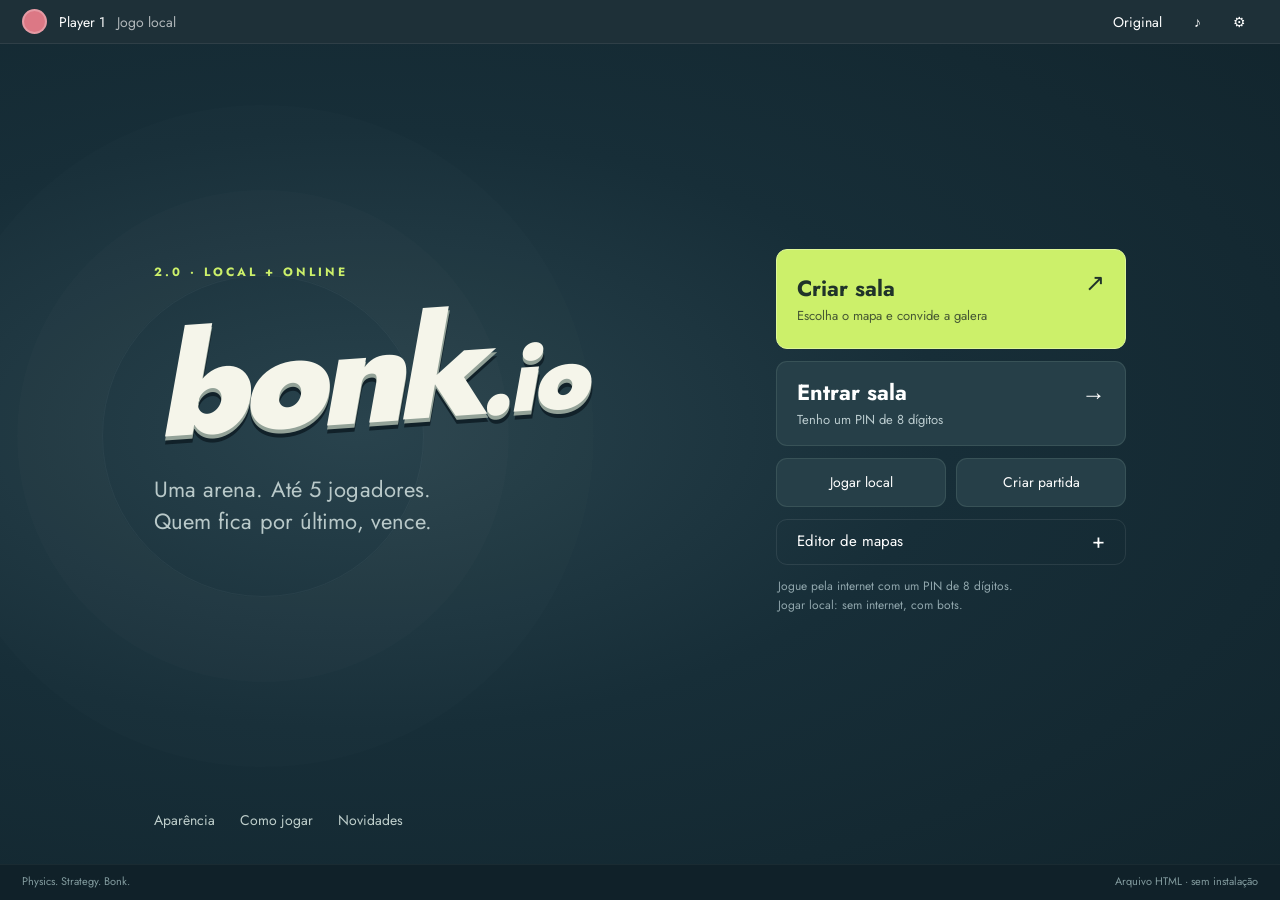
<file: index.html>
<!doctype html>
<html lang="pt-BR"><head><meta charset="utf-8"><meta name="viewport" content="width=device-width,initial-scale=1"><meta name="color-scheme" content="light"><title>bonk.io 2.0 — Local + Online</title><link rel="stylesheet" href="style.css"><link rel="stylesheet" href="editor.css"><link rel="stylesheet" href="lan.css"></head>
<body data-layout="original">
<main id="app">
 <canvas id="arena" tabindex="0" aria-label="Game arena"></canvas>
 <header id="topbar"><span class="avatar-small" id="topAvatar"></span><button class="text-button" id="profileButton">Player 1</button><span id="playLabel" class="muted">Local play</span><div class="top-actions"><button id="layoutButton" title="Change layout">Original</button><button id="soundButton" title="Mute/unmute">♪</button><button id="settingsButton" aria-label="Settings">⚙</button></div></header>
 <section id="menu" class="screen active" aria-label="Main menu">
  <div class="brand"><span class="edition">2.0 · LOCAL + ONLINE</span><h1>bonk<span>.io</span></h1><p>Uma arena. Até 5 jogadores.<br>Quem fica por último, vence.</p></div>
  <div class="main-buttons"><button class="main-play" data-action="lan-host"><strong>Criar sala</strong><small>Escolha o mapa e convide a galera</small><span aria-hidden="true">↗</span></button><button data-action="lan-join"><strong>Entrar sala</strong><small>Tenho um PIN de 8 dígitos</small><span aria-hidden="true">→</span></button><div class="local-buttons"><button data-action="quick">Jogar local</button><button data-action="custom">Criar partida</button></div><button class="editor-entry" data-action="editor">Editor de mapas <span aria-hidden="true">+</span></button><p class="menu-connection">Jogue pela internet com um PIN de 8 dígitos.<br>Jogar local: sem internet, com bots.</p></div>
  <nav class="menu-nav"><button data-action="skins">Aparência</button><button data-action="tutorial">Como jogar</button><button data-action="news">Novidades</button></nav>
  <div class="menu-bottom"><span>Physics. Strategy. Bonk.</span><span>Arquivo HTML · sem instalação</span></div>
 </section>
 <section id="lobby" class="screen" aria-label="Local lobby">
  <div class="window lobby-window"><div class="window-bar"><span>Criar partida local</span><button data-action="menu" aria-label="Close lobby">×</button></div><div class="lobby-grid">
   <div class="lobby-left"><div class="box-heading">Jogadores</div><div id="playerSetup"></div><label class="line-label">Bots <input id="botCount" type="number" min="0" max="6" value="2"></label><label class="line-label">Vitórias <input id="rounds" type="number" min="1" max="20" value="3"></label><button id="addPlayer">+ Segundo jogador</button><button id="startButton" class="primary">Iniciar partida</button></div>
   <div class="lobby-main"><div class="box-heading">Mapa</div><canvas id="mapPreview" width="640" height="350" aria-label="Selected map preview"></canvas><div class="map-meta"><strong id="selectedMapName"></strong><span id="selectedMapAuthor"></span></div><div class="map-actions"><button id="chooseMap">Escolher mapa</button><button id="editSelected">Editar</button></div><label class="line-label">Modo <select id="modeSelect"><option value="classic">Classic</option><option value="arrows">Arrows</option><option value="deatharrows">Death Arrows</option><option value="grapple">Grapple</option><option value="vtol">VTOL</option><option value="football">Football</option></select></label><p id="modeDescription" class="mode-description"></p></div>
   <section id="localPhysics" class="physics-panel" aria-label="Regras da partida local"></section></div><div class="window-foot">Mesmo teclado · funciona offline</div></div>
 </section>
 <section id="lanLobby" class="screen" aria-label="Sala">
  <div class="window lan-window"><div class="window-bar"><div><span class="lan-eyebrow">JOGAR COM A GALERA</span><h1 id="lanTitle">Sua sala</h1></div><button id="lanEnd" aria-label="Sair da sala">Sair <span aria-hidden="true">×</span></button></div><div class="lan-content">
   <div class="lan-main" id="lanDetails">
    <section class="lan-card lan-map-card" aria-label="Configurar partida"><div class="lan-card-heading"><h2>A partida</h2><span>ATÉ 5</span></div><canvas id="lanPreview" width="640" height="300" aria-label="Prévia do mapa da sala"></canvas><label class="lan-map-label" for="lanMap">Mapa e modo</label><select id="lanMap"></select><div class="lan-config"><label>Humanos <input id="lanHumans" type="number" min="1" max="5" value="3"></label><label>Bots <input id="lanBots" type="number" min="0" max="4" value="2"></label><label>Vitórias <input id="lanRounds" type="number" min="1" max="20" value="3"></label></div><p class="lan-caption">As vagas humanas incluem você. Humanos + bots: até 5.</p></section>
    <section class="lan-card" aria-label="Participantes"><div class="lan-card-heading"><h2>Na sala</h2><span id="lanSummary"></span></div><ul id="lanPlayers" class="lan-players"></ul></section>
    <section id="onlinePhysics" class="lan-card physics-panel" aria-label="Regras da partida online"></section>
   </div>
   <aside class="lan-card lan-connect">
    <div id="lanHost"><span class="lan-eyebrow">CONVIDAR UM JOGADOR</span><h2>Só manda o PIN.</h2><p class="lan-caption">Seu amigo abre este mesmo jogo, escolhe entrar e digita os 8 números.</p><label for="lanOffer" class="lan-pin-label">PIN do convite</label><input id="lanOffer" class="lan-pin" readonly placeholder="--------" aria-label="PIN do convite"><div class="lan-invite-actions"><button id="lanInvite" class="primary">Gerar PIN</button><button id="lanCopy" disabled>Copiar</button></div><p class="lan-caption">Um PIN por pessoa. Válido por 5 minutos.</p></div>
    <div id="lanGuest" hidden><span class="lan-eyebrow">ENTRAR COM A GALERA</span><h2>Qual é o PIN?</h2><p class="lan-caption">Peça os 8 números ao dono da sala. A conexão acontece automaticamente.</p><form id="lanJoinForm"><label for="lanOfferInput" class="lan-pin-label">PIN do convite</label><input id="lanOfferInput" class="lan-pin" type="text" inputmode="numeric" pattern="[0-9]{8}" maxlength="8" autocomplete="off" placeholder="00000000" aria-label="PIN de 8 dígitos" required><button id="lanJoin" class="primary" type="submit">Entrar na sala <span aria-hidden="true">→</span></button></form></div>
    <div class="lan-status"><span aria-hidden="true"></span><p id="lanStatus" role="status"></p></div><p class="lan-network-note">Joguem de qualquer rede com internet. O dono mantém a partida aberta.</p>
   </aside>
   <footer class="lan-footer"><p>O dono mantém esta aba aberta e visível.</p><div class="dialog-actions"><button id="lanReturn" hidden>Voltar à partida</button><button id="lanStart" class="primary">Iniciar partida <span aria-hidden="true">→</span></button></div></footer>
  </div></div>
 </section>
 <section id="gameHud" class="screen" aria-label="Match"><div id="scoreboard"></div><div id="roundAnnouncement" aria-live="polite"></div><div class="game-bottom"><div><strong id="gameMapName"></strong><span id="gameMode"></span></div><span id="fps"></span><button id="pauseButton">Pause · Esc</button><button id="leaveButton">Leave</button></div><div id="gameHint"></div></section>
 <section id="editorScreen" class="screen" aria-label="Map editor"><div id="editorContainer"></div></section>
 <section id="modal" class="modal hidden" role="dialog" aria-modal="true" aria-labelledby="modalTitle"><div class="window modal-window"><div class="window-bar"><span id="modalTitle"></span><button id="modalClose" aria-label="Close">×</button></div><div id="modalBody"></div></div></section>
 <div id="toast" role="status"></div>
</main>
<script src="vendor/planck.min.js"></script><script src="maps.js"></script><script src="historical-maps.js"></script><script src="core.js"></script><script src="prediction.js"></script><script src="render.js"></script><script src="options-ui.js"></script><script src="editor.js"></script><script src="online-config.js"></script><script src="pin.js"></script><script src="lan.js"></script><script src="online.js"></script><script src="lan-room.js"></script><script src="app.js"></script>
</body></html>
</file>
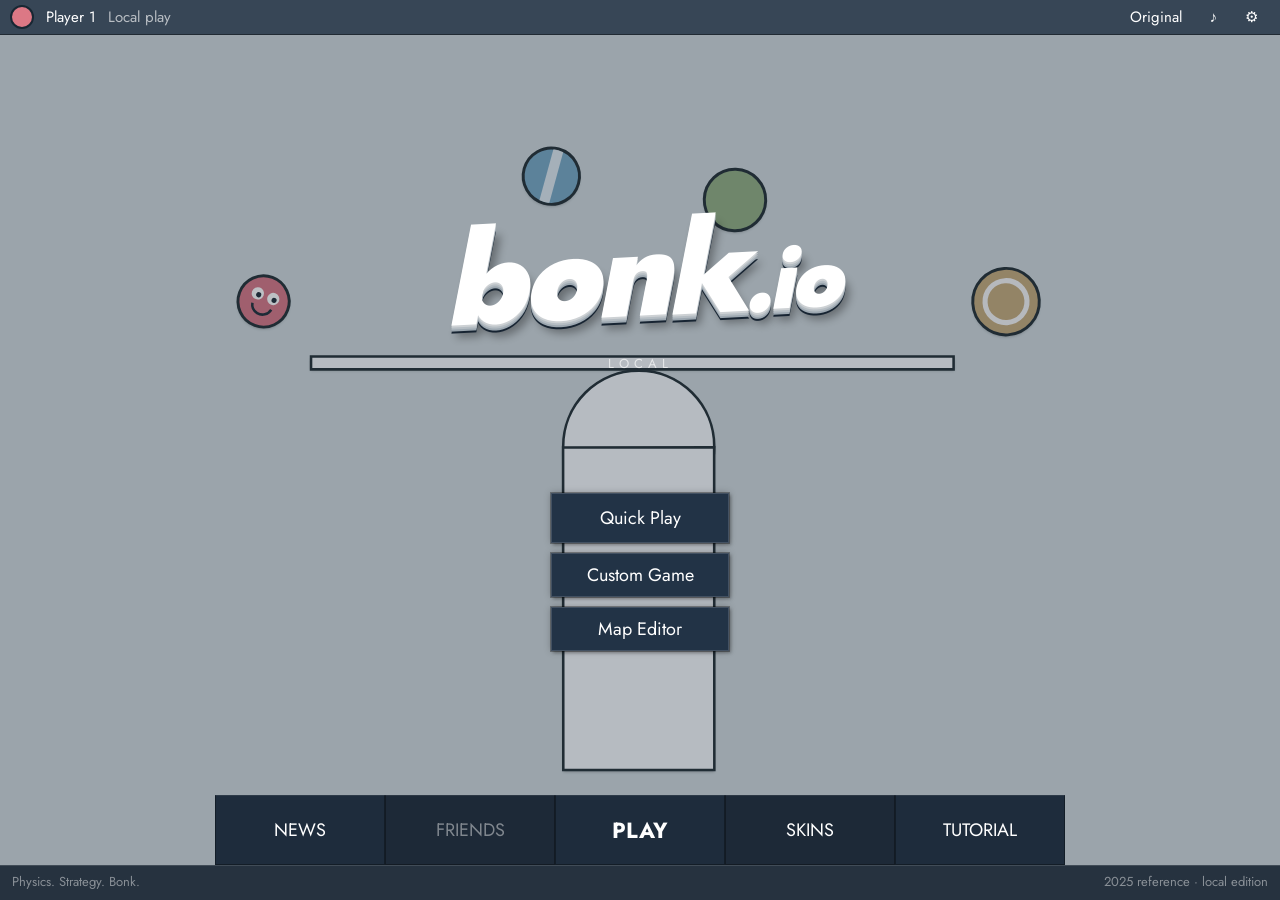
<file: bonk-local/index.html>
<!doctype html>
<html lang="en"><head><meta charset="utf-8"><meta name="viewport" content="width=device-width,initial-scale=1"><meta name="color-scheme" content="light"><title>bonk.io — Local</title><link rel="stylesheet" href="style.css"><link rel="stylesheet" href="editor.css"></head>
<body data-layout="original">
<main id="app">
 <canvas id="arena" aria-label="Game arena"></canvas>
 <header id="topbar"><span class="avatar-small" id="topAvatar"></span><button class="text-button" id="profileButton">Player 1</button><span class="muted">Local play</span><div class="top-actions"><button id="layoutButton" title="Change layout">Original</button><button id="soundButton" title="Mute/unmute">♪</button><button id="settingsButton" aria-label="Settings">⚙</button></div></header>
 <section id="menu" class="screen active" aria-label="Main menu">
  <div class="brand"><h1>bonk<span>.io</span></h1><span class="edition">LOCAL</span></div>
  <div class="main-buttons"><button class="main-play" data-action="quick">Quick Play</button><button data-action="custom">Custom Game</button><button data-action="editor">Map Editor</button></div>
  <nav class="menu-nav"><button data-action="news">NEWS</button><button data-action="friends" class="unavailable">FRIENDS</button><button data-action="quick" class="nav-play">PLAY</button><button data-action="skins">SKINS</button><button data-action="tutorial">TUTORIAL</button></nav>
  <div class="menu-bottom"><span>Physics. Strategy. Bonk.</span><span>2025 reference · local edition</span></div>
 </section>
 <section id="lobby" class="screen" aria-label="Local lobby">
  <div class="window lobby-window"><div class="window-bar"><span>Custom Game</span><button data-action="menu" aria-label="Close lobby">×</button></div><div class="lobby-grid">
   <div class="lobby-left"><div class="box-heading">Playing</div><div id="playerSetup"></div><label class="line-label">Bots <input id="botCount" type="number" min="0" max="6" value="2"></label><label class="line-label">Rounds to win <input id="rounds" type="number" min="1" max="20" value="3"></label><button id="addPlayer">+ Add second player</button><button id="startButton" class="primary">Start</button></div>
   <div class="lobby-main"><div class="box-heading">Map</div><canvas id="mapPreview" width="640" height="350" aria-label="Selected map preview"></canvas><div class="map-meta"><strong id="selectedMapName"></strong><span id="selectedMapAuthor"></span></div><div class="map-actions"><button id="chooseMap">Select map…</button><button id="editSelected">Editor</button></div><label class="line-label">Mode <select id="modeSelect"><option value="classic">Classic</option><option value="arrows">Arrows</option><option value="deatharrows">Death Arrows</option><option value="grapple">Grapple</option><option value="vtol">VTOL</option><option value="football">Football</option></select></label><p id="modeDescription" class="mode-description"></p></div>
  </div><div class="window-foot">Same keyboard · no connection required</div></div>
 </section>
 <section id="gameHud" class="screen" aria-label="Match"><div id="scoreboard"></div><div id="roundAnnouncement" aria-live="polite"></div><div class="game-bottom"><div><strong id="gameMapName"></strong><span id="gameMode"></span></div><span id="fps"></span><button id="pauseButton">Pause · Esc</button><button id="leaveButton">Leave</button></div><div id="gameHint"></div></section>
 <section id="editorScreen" class="screen" aria-label="Map editor"><div id="editorContainer"></div></section>
 <section id="modal" class="modal hidden" role="dialog" aria-modal="true" aria-labelledby="modalTitle"><div class="window modal-window"><div class="window-bar"><span id="modalTitle"></span><button id="modalClose" aria-label="Close">×</button></div><div id="modalBody"></div></div></section>
 <div id="toast" role="status"></div>
</main>
<script src="vendor/planck.min.js"></script><script src="maps.js"></script><script src="historical-maps.js"></script><script src="core.js"></script><script src="render.js"></script><script src="editor.js"></script><script src="app.js"></script>
</body></html>
</file>
<file: style.css>
@font-face{font-family:BonkFont;src:url('assets/jost-400.ttf') format('truetype');font-weight:400;font-display:swap}
@font-face{font-family:BonkFont;src:url('assets/jost-700.ttf') format('truetype');font-weight:700;font-display:swap}
@font-face{font-family:BonkFont;src:url('assets/jost-900.ttf') format('truetype');font-weight:900;font-display:swap}
:root{--navy:#1a2733;--panel:#cfd8dc;--bar:#607d8b;--button:#795548;--white:#f5f6f6;--ink:#263238;--line:#ffffff24}
*{box-sizing:border-box}html,body,#app{margin:0;width:100%;height:100%;overflow:hidden}body{font-family:BonkFont,'Trebuchet MS',Arial,sans-serif;background:var(--navy);color:var(--ink);font-size:17px}button,input,select{font:inherit}button{border:0;cursor:pointer}button:focus-visible,input:focus-visible,select:focus-visible{outline:3px solid #ffc766;outline-offset:2px}button:disabled{cursor:default;opacity:.5}button{color:white;background:#795548;padding:8px 16px;border-top:1px solid #ffffff12;border-bottom:1px solid #00000038;transition:background .12s}button:hover{background:#87685c}button:active{filter:brightness(.88)}input,select{border:1px solid #8d9da4;background:#f4f6f7;color:#263238;padding:6px 9px;min-width:0;border-radius:0}input[type=color]{padding:2px;width:38px;height:35px}input[type=checkbox]{accent-color:#009688}input[type=range]{padding:0;accent-color:#009688}input[type=number]{width:70px}.muted{opacity:.65}.text-button{padding:0;background:transparent!important;border:0}#app{position:relative}#arena{position:absolute;inset:0;width:100%;height:100%;display:block}#topbar{position:absolute;top:0;left:0;right:0;height:35px;color:white;background:#273749db;display:flex;align-items:center;gap:12px;padding:0 10px;border-bottom:1px solid #00000068;z-index:4;font-size:15px}.avatar-small{display:inline-block;border:2px solid #182733;border-radius:50%;width:24px;height:24px;background:#de7a88}.top-actions{margin-left:auto;height:35px;display:flex;align-items:center;gap:2px}.top-actions button{height:33px;min-width:35px;padding:3px 12px;background:transparent;border:0}.top-actions button:hover{background:#2d435a}.screen{position:absolute;inset:35px 0 0;display:none}.screen.active{display:block}.brand{position:absolute;top:20%;left:50%;transform:translateX(-50%);text-align:center;white-space:nowrap;pointer-events:none}.brand h1{font-size:clamp(70px,10vw,148px);line-height:1;margin:0;font-weight:900;letter-spacing:-6px;font-style:italic;color:#fff;text-shadow:0 2px #cdd1d4,0 4px #b5bdc3,0 6px #9ca7b0,0 8px #172432,4px 12px 8px #0005;transform:rotate(-3deg)}.brand h1 span{font-size:.68em;letter-spacing:-4px}.edition{display:inline-block;margin-top:18px;letter-spacing:5px;font-size:13px;color:#ffffffa6}.main-buttons{position:absolute;left:50%;top:53%;transform:translateX(-50%);display:flex;flex-direction:column;width:178px;gap:10px}.main-buttons button{min-height:42px;font-size:18px;box-shadow:2px 2px 3px #0004,0 0 7px #0004;background:#223346;border:1px solid #ffffff26;outline:1px solid #0000004f}.main-buttons .main-play{min-height:50px}.main-buttons button:hover{background:#2d435a}.menu-nav{position:absolute;bottom:35px;left:50%;transform:translateX(-50%);display:flex;justify-content:center;width:min(850px,90%)}.menu-nav button{background:#1e2c3c;padding:18px 15px;font-size:18px;width:20%;min-height:61px;border:1px solid #0005;border-top-color:#ffffff12}.menu-nav button:nth-child(even){background:#1d2937}.menu-nav button:hover{background:#2d435a}.menu-nav .nav-play{font-size:22px;font-weight:700}.menu-nav .unavailable{color:#ffffff70}.menu-bottom{position:absolute;bottom:0;left:0;right:0;height:35px;background:#1d2937eb;border-top:1px solid #ffffff20;padding:6px 12px;color:#ffffff74;display:flex;justify-content:space-between;font-size:13px}.window{background:var(--panel);box-shadow:3px 4px 8px #0005;border:1px solid #18283477}.window-bar{min-height:35px;background:var(--bar);color:#fff;display:flex;align-items:center;justify-content:space-between;padding:0 12px;font-size:20px}.window-bar button{background:transparent;font-size:26px;border:0;padding:0 4px;height:34px;line-height:30px}.window-bar button:hover{background:#ffffff17}.window-foot{padding:8px 14px;background:#bcc9cf;font-size:14px;color:#536974}.lobby-window{position:absolute;left:50%;top:50%;transform:translate(-50%,-50%);width:min(900px,94%);max-height:94%;overflow:auto}.lobby-grid{display:grid;grid-template-columns:270px 1fr;gap:14px;padding:14px}.box-heading{background:#607d8b;color:#fff;padding:5px 10px;font-size:18px;margin-bottom:8px}.player-card{background:#bac7cd;padding:10px;display:grid;grid-template-columns:38px 1fr;gap:6px 8px;margin-bottom:8px;position:relative}.player-card canvas{grid-row:1/3;width:38px;height:38px}.player-card input{width:100%;height:31px;font-size:16px}.player-card .player-controls{grid-column:2;font-size:12px;color:#506470}.player-card .remove-player{position:absolute;right:2px;top:-4px;background:transparent;color:#526670;padding:0;font-size:20px}.player-card .skin-select{grid-column:2;font-size:14px;height:31px}.line-label{display:flex;justify-content:space-between;align-items:center;gap:8px;margin:10px 0}.line-label select{min-width:145px;max-width:60%}.primary{background:#009688}.primary:hover{background:#0b9f93}#addPlayer,#startButton{width:100%;margin-top:9px}#startButton{font-size:21px;min-height:45px}#mapPreview{display:block;width:100%;height:265px;background:#cfd8dc;border:1px solid #96a6ae}.map-meta{display:flex;justify-content:space-between;gap:10px;padding:5px 1px;font-size:14px}.map-meta strong{font-size:17px}.map-meta span{color:#57707c}.map-actions{display:flex;gap:8px;margin:5px 0}.map-actions button:first-child{flex:1}.mode-description{font-size:15px;color:#48616d;margin:8px 0;min-height:42px}.modal{position:absolute;inset:0;background:#0008;display:flex;align-items:center;justify-content:center;z-index:10;padding:15px}.modal.hidden{display:none}.modal-window{width:min(680px,96vw);max-height:95%;display:flex;flex-direction:column}#modalBody{overflow:auto;padding:16px}.quick-grid{display:grid;grid-template-columns:repeat(3,1fr);gap:12px}.mode-card{padding:0;background:#bcc9ce;color:#263238;text-align:left;border:1px solid #93a4ac}.mode-card:hover{background:#adbec7}.mode-card canvas{display:block;width:100%;height:125px}.mode-card strong{display:block;font-size:20px;padding:8px}.mode-card small{display:block;padding:0 8px 10px;line-height:1.3;font-size:13px}.dialog-actions{display:flex;gap:10px;justify-content:flex-end;margin-top:18px}.settings-row{padding:10px 0;border-bottom:1px solid #afbec5;display:flex;align-items:center;justify-content:space-between;gap:12px}.settings-row label{flex:1}.settings-row select{max-width:50%}.control-table{border-collapse:collapse;width:100%;font-size:15px;margin-top:14px}.control-table td,.control-table th{text-align:left;padding:5px 6px;border-bottom:1px solid #aabac1}.key-button{padding:4px 10px;font-size:14px;min-width:70px}.key-button.waiting{background:#009688}.notice{background:#bdc9cf;padding:10px;font-size:14px;line-height:1.45;color:#415b67}.tutorial-grid{display:grid;grid-template-columns:100px 1fr;gap:12px;margin:12px 0;align-items:center}.keycap{background:#eff4f6;border:1px solid #8c9ea7;border-bottom-width:3px;padding:3px 8px;border-radius:3px;font-size:16px;white-space:nowrap}.map-search{display:flex;gap:8px;margin-bottom:12px}.map-search input{flex:1}.map-list{display:grid;grid-template-columns:repeat(3,1fr);gap:10px;max-height:440px;overflow:auto}.map-tile{background:#b9c7ce;color:#263238;padding:0;text-align:left;min-height:135px}.map-tile canvas{width:100%;height:94px;display:block}.map-tile strong{display:block;padding:5px 7px;font-size:15px;overflow:hidden;text-overflow:ellipsis;white-space:nowrap}.map-tile small{display:block;padding:0 7px 7px;font-size:12px;color:#4f6874}.map-tile.selected{outline:3px solid #009688;outline-offset:-3px}#scoreboard{position:absolute;top:6px;left:50%;transform:translateX(-50%);display:flex;gap:4px;justify-content:center;max-width:98%;flex-wrap:wrap;pointer-events:none}.score-chip{display:flex;gap:8px;align-items:center;background:#e5edf0d9;padding:4px 10px;border-bottom:3px solid var(--player-color);font-size:14px;min-height:29px}.score-chip.out{opacity:.45}.score-chip b{font-size:18px}.score-chip .dot{background:var(--player-color);height:12px;width:12px;border-radius:50%;border:1px solid #263238}#roundAnnouncement{position:absolute;left:50%;top:45%;transform:translate(-50%,-50%);font-size:clamp(38px,6vw,72px);font-weight:700;color:#fff;text-shadow:2px 3px 2px #263238,0 0 10px #0007;text-align:center;pointer-events:none;white-space:pre-line;width:90%}.game-bottom{position:absolute;left:0;right:0;bottom:0;background:#e7edf0df;display:flex;align-items:center;gap:10px;padding:6px 10px;min-height:43px;font-size:15px}.game-bottom>div{flex:1}.game-bottom span#gameMode{display:inline-block;margin-left:12px;color:#61727c}.game-bottom button{font-size:14px;padding:5px 10px}#gameHint{position:absolute;bottom:54px;left:12px;right:12px;text-align:center;color:#314955;font-size:13px;pointer-events:none}#fps{font-size:12px;color:#60737d}#toast{position:absolute;bottom:62px;left:50%;transform:translateX(-50%);max-width:90%;background:#1a2733ed;color:#fff;padding:10px 18px;z-index:20;opacity:0;pointer-events:none;font-size:15px;transition:opacity .15s}#toast.visible{opacity:1}#gameHud{pointer-events:none}#gameHud button{pointer-events:auto}
body[data-layout=adapted] .brand{top:10%}body[data-layout=adapted] .brand h1{font-size:clamp(64px,8vw,110px)}body[data-layout=adapted] .main-buttons{top:41%;width:min(340px,70%);gap:12px}body[data-layout=adapted] .main-buttons button{min-height:48px}body[data-layout=adapted] .menu-nav{width:min(620px,94%);bottom:45px}body[data-layout=adapted] .lobby-window{width:min(1050px,96%)}body[data-layout=adapted] .lobby-grid{grid-template-columns:300px 1fr}body[data-layout=adapted] #mapPreview{height:310px}
@media(max-width:700px){body{font-size:15px}.brand{top:17%}.brand h1{font-size:88px}.main-buttons{top:45%;width:190px}.menu-nav{width:100%;bottom:34px}.menu-nav button{padding:15px 5px;font-size:12px;min-height:49px}.menu-nav .nav-play{font-size:18px}.menu-bottom{font-size:10px;padding:8px}.lobby-window{width:96%;max-height:96%}.lobby-grid,body[data-layout=adapted] .lobby-grid{grid-template-columns:1fr;padding:9px;gap:10px}.lobby-left{display:grid;grid-template-columns:1fr 1fr;gap:6px 10px}.lobby-left>.box-heading,.lobby-left>#playerSetup,.lobby-left>#startButton{grid-column:1/-1}.lobby-left .line-label{margin:2px 0}.lobby-left #addPlayer{grid-column:1/-1;margin:0}.lobby-main>.box-heading{display:none}#mapPreview,body[data-layout=adapted] #mapPreview{height:160px}.mode-description{min-height:0}.quick-grid{grid-template-columns:repeat(2,1fr)}.map-list{grid-template-columns:repeat(2,1fr)}.game-bottom{font-size:12px;gap:5px}.game-bottom span#gameMode{display:none}.game-bottom button{padding:5px;font-size:11px}.score-chip{font-size:11px;padding:2px 5px}.score-chip b{font-size:14px}.top-actions button{padding:3px 8px}.menu-bottom span:first-child{display:none}.tutorial-grid{grid-template-columns:85px 1fr}.control-table{font-size:12px}.key-button{min-width:50px;padding:3px 5px}}
@media(max-height:540px) and (min-width:701px){.brand{top:8%}.brand h1{font-size:82px}.main-buttons{top:39%;gap:5px}.main-buttons button{min-height:30px;height:30px}.main-buttons .main-play{min-height:35px}.menu-nav button{min-height:45px;padding:10px}#mapPreview,body[data-layout=adapted] #mapPreview{height:175px}.lobby-grid{padding:9px}.player-card{padding:6px}.line-label{margin:5px 0}}
@media(prefers-reduced-motion:reduce){*{transition:none!important}}
/* Keep the menu reachable when browser zoom leaves very little vertical space. */
@media(max-height:420px){#menu.active{display:flex;flex-direction:column;align-items:center;gap:16px;overflow:auto;padding:18px 8px}.brand,body[data-layout=adapted] .brand{position:static;transform:none}.brand h1,body[data-layout=adapted] .brand h1{font-size:64px}.main-buttons,body[data-layout=adapted] .main-buttons{position:static;transform:none;flex-shrink:0;width:190px}.menu-nav,body[data-layout=adapted] .menu-nav{position:static;transform:none;flex-shrink:0;width:100%}.menu-bottom{position:static;flex-shrink:0;width:100%}}
button:focus,input:focus,select:focus{outline:3px solid #ffc766;outline-offset:2px}
</file>
<file: editor.css>
.bonk-editor { box-sizing: border-box; width: 100%; height: 100%; min-height: 0; display: flex; flex-direction: column; color: #eee; background: #292929; font: 14px Roboto, Arial, sans-serif; }
.bonk-editor[hidden] { display: none !important; }
.bonk-editor *, .bonk-editor *::before, .bonk-editor *::after { box-sizing: border-box; }
.bonk-editor button, .bonk-editor input, .bonk-editor select, .bonk-editor textarea { font: inherit; }
.bonk-editor button { min-height: 29px; padding: 5px 10px; color: #eee; background: #555; border: 1px solid #242424; border-radius: 2px; cursor: pointer; white-space: nowrap; box-shadow: inset 0 1px 0 #ffffff18; }
.bonk-editor button:hover { background: #666; }
.bonk-editor button:active, .bonk-editor button.active { color: #252525; background: #eee; }
.bonk-editor button:disabled { color: #929292; background: #3b3b3b; cursor: default; }
.bonk-editor button:focus, .bonk-editor input:focus, .bonk-editor select:focus, .bonk-editor textarea:focus, .bonk-editor canvas:focus { outline: 2px solid #e9cd4c; outline-offset: 2px; }
.editor-header { display: flex; align-items: center; flex-wrap: wrap; justify-content: space-between; gap: 8px 16px; padding: 10px 12px; background: #373737; border-bottom: 1px solid #161616; flex: 0 0 auto; }
.editor-header strong { letter-spacing: .4px; font-size: 17px; }
.editor-map-name { display: inline-block; color: #bbb; font-size: 13px; font-weight: 400; margin-left: 9px; max-width: 190px; vertical-align: middle; overflow: hidden; text-overflow: ellipsis; white-space: nowrap; }
.editor-header-actions { display: flex; flex-wrap: wrap; align-items: center; gap: 5px; }
.bonk-editor .editor-test { background: #8b9b54; color: #fff; }
.bonk-editor .editor-test:hover { background: #9bad61; }
.editor-header select { width: 165px; min-width: 0; min-height: 29px; padding: 3px 5px; color: #eee; background: #4c4c4c; border: 1px solid #222; }
.editor-toolbar { display: flex; flex-wrap: wrap; align-items: center; gap: 4px; padding: 7px 9px; border-bottom: 1px solid #1a1a1a; background: #454545; flex: 0 0 auto; }
.editor-toolbar button { font-size: 12px; padding: 4px 8px; }
.editor-toolbar-end { display: flex; align-items: center; gap: 4px; margin-left: auto; }
.editor-toolbar-end label { white-space: nowrap; padding: 0 5px; font-size: 12px; }
.editor-toolbar-end input { accent-color: #b9cb77; vertical-align: middle; }
.editor-main { display: grid; grid-template-columns: minmax(0, 1fr) 244px; flex: 1 1 0; min-height: 0; overflow: hidden; }
.editor-stage { min-width: 0; min-height: 0; display: flex; align-items: center; justify-content: center; overflow: hidden; background: #242424; background-image: linear-gradient(45deg, #272727 25%, transparent 25%), linear-gradient(-45deg, #272727 25%, transparent 25%), linear-gradient(45deg, transparent 75%, #272727 75%), linear-gradient(-45deg, transparent 75%, #272727 75%); background-size: 16px 16px; background-position: 0 0, 0 8px, 8px -8px, -8px 0; }
.editor-stage canvas { flex: 0 0 auto; display: block; border: 1px solid #101010; touch-action: none; }
.editor-inspector { overflow: auto; min-height: 0; border-left: 1px solid #161616; background: #3a3a3a; overscroll-behavior: contain; }
.editor-section { margin: 0; padding: 9px 10px; border-bottom: 1px solid #242424; }
.editor-section summary { cursor: pointer; font-weight: 700; padding-bottom: 7px; }
.editor-section:not([open]) summary { padding-bottom: 0; }
.editor-section h3 { font-size: 14px; margin: 0 0 10px; font-weight: 700; }
.editor-fields { display: grid; grid-template-columns: 1fr 1fr; gap: 7px 8px; }
.editor-field { display: flex; flex-direction: column; min-width: 0; gap: 3px; color: #ddd; font-size: 12px; }
.editor-wide-field { grid-column: 1 / -1; }
.editor-field input[type=text], .editor-field textarea, .editor-field select { width: 100%; }
.editor-field input, .editor-field select, .editor-field textarea { min-width: 0; min-height: 27px; max-width: 100%; padding: 3px 5px; color: #202020; background: #dedede; border: 1px solid #202020; border-radius: 1px; }
.editor-field input[type=color] { width: 100%; padding: 2px; }
.editor-field textarea { resize: vertical; font: 11px Consolas, monospace; }
.editor-check { flex-direction: row; align-items: center; justify-content: space-between; min-height: 30px; }
.editor-check input { min-height: 0; width: 16px; height: 16px; accent-color: #b5c376; }
.editor-object-actions { display: flex; gap: 6px; margin-top: 11px; }
.editor-object-actions button { flex: 1; font-size: 12px; }
.editor-empty, .editor-counts { color: #c4c4c4; font-size: 12px; line-height: 1.5; }
.editor-status { flex: 0 0 auto; min-height: 33px; padding: 8px 12px; color: #d4d4d4; font-size: 12px; line-height: 1.4; border-top: 1px solid #111; background: #343434; }
.editor-status.editor-error { color: #ffabab; }
.editor-file { display: none; }
@media (max-width: 900px) { .editor-map-name { max-width: 130px; } .editor-header { padding: 8px; } .editor-header-actions { gap: 4px; } .editor-main { grid-template-columns: minmax(0, 1fr) 220px; } .editor-toolbar-end { margin-left: 0; } }
@media (max-width: 650px) { .bonk-editor { height: 100%; overflow: auto; } .editor-header strong { width: 100%; } .editor-header-actions { width: 100%; } .editor-header select { flex: 1; width: 120px; } .editor-main { display: flex; flex-direction: column; overflow: visible; min-height: 510px; flex: 1 0 auto; } .editor-stage { height: 290px; min-height: 290px; flex: 1 0 290px; } .editor-inspector { max-height: 270px; min-height: 220px; flex: 0 0 220px; border-left: 0; border-top: 1px solid #151515; } .editor-fields { grid-template-columns: repeat(2, minmax(0, 1fr)); } .editor-status { position: sticky; bottom: 0; } }
@media (max-height: 560px) and (min-width: 651px) { .bonk-editor { min-height: 380px; overflow: auto; } .editor-main { min-height: 235px; } .editor-header { padding: 5px 8px; } .editor-toolbar { padding: 5px; } }
</file>
<file: lan.css>
:root{--panel:#edf0e9;--bar:#263a43;--button:#30464c;--ink:#22373d;--accent:#ccf06a}
button{border-radius:8px;background:#30464c;border:1px solid #ffffff16;min-height:38px}button:hover{background:#3c575e}button:disabled{opacity:.45;cursor:default}
input,select{border-radius:7px;background:#fff;border-color:#c6d0cc;min-height:40px}
button:focus-visible,input:focus-visible,select:focus-visible{outline:3px solid #c2de63;outline-offset:3px}
.primary{background:#ccf06a;color:#213530;font-weight:700;border-color:#b5d65a}.primary:hover{background:#dcfc8a}
.window{border-radius:15px;overflow:hidden;border-color:#ffffff26;box-shadow:0 20px 60px #07111659}.window-bar{min-height:48px;padding:6px 18px}.window-bar button{border-radius:6px;font-size:20px}
.window-foot{background:#dfe6dc}.box-heading{background:#30464c;border-radius:7px}.player-card,.mode-card,.map-tile{border-radius:8px;background:#dce4db}.notice{border-radius:8px;background:#dfe7dc}
.lobby-window{overflow:auto}
#topbar{height:44px;padding:0 22px;background:#14272feb;border-bottom:1px solid #ffffff13;font-size:14px}.top-actions{height:44px;gap:6px}.top-actions button{height:32px;min-height:32px;border-radius:6px;font-size:14px}.avatar-small{width:25px;height:25px;border:2px solid #ffffff40}.screen{inset:44px 0 0}
#menu{background:radial-gradient(ellipse at 28% 45%,#29434d 0%,#172e38 45%,#11242c 100%);color:#f5f5ea}
#menu::before{content:'';position:absolute;width:320px;height:320px;border:1px solid #ffffff0b;border-radius:50%;left:8%;top:27%;box-shadow:0 0 0 85px #ffffff03,0 0 0 170px #ffffff02;pointer-events:none}
.brand,body[data-layout=adapted] .brand{position:absolute;top:25%;left:12%;transform:none;text-align:left;white-space:normal}
.brand .edition{margin:0 0 22px;color:#ccf06a;letter-spacing:3px;font-size:12px;font-weight:700}
.brand h1,body[data-layout=adapted] .brand h1{font-size:clamp(90px,11vw,155px);letter-spacing:-8px;color:#f5f5ea;text-shadow:0 4px #93a298,0 8px #112129;transform:rotate(-4deg);margin:0 0 30px}
.brand h1 span{font-size:.67em}.brand p{font-size:22px;line-height:1.45;color:#b9c9c9;margin:0;letter-spacing:.1px}
.main-buttons,body[data-layout=adapted] .main-buttons{left:auto;right:12%;top:24%;transform:none;width:min(350px,37%);gap:12px}
.main-buttons button,body[data-layout=adapted] .main-buttons button{outline:none;box-shadow:none;border:1px solid #64817c4a;background:#263f48;min-height:55px;font-size:16px;text-align:left;border-radius:11px;padding:16px 20px;position:relative;line-height:1.3}
.main-buttons button:hover{background:#324e58}.main-buttons button strong{font-size:22px;font-weight:700;display:block}.main-buttons button small{display:block;font-size:13px;font-weight:400;color:#bacbce;margin-top:5px}
.main-buttons button:focus-visible{outline:3px solid #ccf06a;outline-offset:4px}
.main-buttons button>span{position:absolute;right:20px;top:17px;font-size:24px}
.main-buttons .main-play,body[data-layout=adapted] .main-buttons .main-play{background:#ccf06a;color:#20332a;border-color:#def699;min-height:100px}.main-buttons .main-play:hover{background:#defa90}.main-buttons .main-play small{color:#465833}
.local-buttons{display:grid;grid-template-columns:1fr 1fr;gap:10px}.local-buttons button{text-align:center!important;padding:14px 8px!important;min-height:49px!important;font-size:14px!important}
.main-buttons .editor-entry{min-height:46px;padding:12px 20px;background:transparent;border-color:#ffffff16;font-size:15px}.main-buttons .editor-entry span{font-size:21px;top:8px}
.menu-connection{font-size:12px;line-height:1.6;margin:0 0 0 2px;color:#91a7ad}
.menu-nav,body[data-layout=adapted] .menu-nav{bottom:62px;left:12%;transform:none;justify-content:flex-start;width:auto;gap:25px}
.menu-nav button,.menu-nav button:nth-child(even){min-height:36px;width:auto;padding:6px 0;background:transparent;border:0;color:#bfcfcc;font-size:14px;border-radius:0;border-bottom:1px solid transparent}.menu-nav button:hover{color:#ccf06a;border-bottom-color:#ccf06a;background:transparent}
.menu-bottom{height:36px;padding:8px 22px;background:#102129;border-color:#ffffff0b;color:#829b9e;font-size:11px}
#lanLobby{background:#132830e8;padding:24px;overflow:auto}
.lan-window{position:relative;left:auto;top:auto;transform:none;max-height:none;width:min(1120px,100%);margin:0 auto;background:#edf0e9}
.lan-window .window-bar{background:#203840;padding:20px 26px;align-items:center}
.lan-eyebrow{display:block;font-size:10px;letter-spacing:1.7px;font-weight:700;color:#465c48;line-height:1.5}.window-bar .lan-eyebrow{color:#b4cb94}
.lan-window h1{font-size:27px;line-height:1.2;margin:4px 0 0;font-weight:700}.lan-window .window-bar button{font-size:14px;border:1px solid #ffffff25;padding:8px 12px;height:auto;min-height:36px;line-height:1.3}.lan-window .window-bar button span{font-size:20px;margin-left:9px}
.lan-content{padding:22px;display:grid;grid-template-columns:minmax(0,1fr) 315px;gap:18px}
.lan-main{display:grid;grid-template-columns:minmax(0,1fr) minmax(210px,.9fr);gap:16px;align-content:start;min-width:0}
.lan-card{padding:18px;background:#fff;border:1px solid #d7dfd6;border-radius:11px;min-width:0}
.lan-card-heading{display:flex;justify-content:space-between;gap:10px;align-items:center;margin-bottom:14px}.lan-card h2{font-size:19px;line-height:1.3;margin:0;color:#243d42}
.lan-card-heading>span{font-size:10px;font-weight:700;background:#ecf1e7;color:#648064;padding:4px 8px;border-radius:4px;white-space:nowrap}
#lanPreview{width:100%;height:155px;display:block;border-radius:7px;border:1px solid #d9e2dd;background:#cfd8dc;margin-bottom:15px}
.lan-map-label,.lan-config label{font-size:12px;font-weight:700;color:#647a74}.lan-map-label{display:block;margin-bottom:6px}#lanMap{width:100%;font-size:13px;height:42px;padding:8px 10px}
.lan-config{display:grid;grid-template-columns:repeat(3,minmax(0,1fr));gap:10px;margin-top:17px}.lan-config label{display:flex;flex-direction:column;gap:6px}.lan-config input{width:100%;font-size:18px;font-weight:700;padding:7px 10px}
.lan-caption{font-size:12px;line-height:1.6;color:#465c48;margin:12px 0 0}.lan-players{display:flex;flex-direction:column;gap:9px;padding:0;list-style:none;margin:0}
.lan-players li{display:flex;align-items:center;gap:10px;padding:12px 10px;min-height:60px;border:1px solid #e0e7dd;background:#f3f6ef;border-radius:8px}
.lan-dot{display:flex;align-items:center;justify-content:center;flex-shrink:0;width:30px;height:30px;border:2px solid #2632383d;border-radius:50%;font-size:12px;font-weight:700;color:#788b77;background:#dae7c5}
.lan-players li>div{min-width:0;flex:1}.lan-players strong{display:block;font-size:14px;overflow-wrap:anywhere;line-height:1.2}.lan-players small{display:block;font-size:11px;color:#465c48;margin-top:4px}
.lan-player-tag{font-size:10px;letter-spacing:.6px;color:#465c48;flex-shrink:0}
.lan-players li.lan-empty{background:#fff;border:1px dashed #d4ddd3}.lan-empty strong{color:#53674b;font-weight:400}.lan-empty .lan-dot{border:1px dashed #bacbb1;background:transparent;font-size:18px}.lan-bot{opacity:.8}
.lan-connect{background:#e4ebdd;display:flex;flex-direction:column;align-self:start;padding:22px}.lan-connect h2{font-size:25px;margin-top:7px}.lan-connect .lan-caption{margin:10px 0;color:#465c48}
.lan-pin-label{display:block;font-size:11px;color:#63735a;margin:22px 0 8px;font-weight:700;text-transform:uppercase;letter-spacing:1px}
.lan-pin{width:100%;height:68px;text-align:center;font-family:BonkFont,Arial,sans-serif!important;font-size:30px!important;font-weight:700;letter-spacing:5px;padding:10px!important;background:#f9fbf5;border:1px solid #c5d3ba;caret-color:#40613d;font-variant-numeric:tabular-nums}
.lan-pin::placeholder{color:#758767;font-weight:400}.lan-pin[readonly]{color:#314b35;background:#f9fbf5}
.lan-invite-actions{display:flex;gap:8px;margin-top:10px}.lan-invite-actions button:first-child{flex:1}.lan-invite-actions button{font-size:13px;min-height:40px}
#lanCopy{background:#fff;color:#54664f;border-color:#c5d3ba}#lanJoin{width:100%;margin-top:12px;padding:12px;font-size:15px}
.lan-status{display:flex;gap:9px;align-items:flex-start;padding:15px 0 0;margin-top:10px;border-top:1px solid #c6d3bd}.lan-status>span{height:6px;width:6px;background:#7d994c;border-radius:50%;flex-shrink:0;margin-top:7px}
#lanStatus{font-size:12px;line-height:1.6;font-weight:700;color:#4c643f;margin:0;min-height:20px}.lan-network-note{font-size:10px;line-height:1.6;color:#465c48;margin:17px 0 0}
.lan-footer{grid-column:1/-1;display:flex;justify-content:space-between;align-items:center;gap:12px;padding:3px 3px 0}.lan-footer>p{font-size:12px;color:#465c48;margin:0}.lan-footer .dialog-actions{margin:0;flex-wrap:wrap}.lan-footer button{min-height:45px;padding:10px 20px;font-size:15px}
#lanLobby [hidden]{display:none!important}.lan-content:has(.lan-main[hidden]){grid-template-columns:1fr;max-width:470px;margin:0 auto}.lan-content:has(.lan-main[hidden]) .lan-connect{align-self:stretch}
.lan-window:has(.lan-main[hidden]){width:min(520px,100%)}
#toast{width:max-content;max-width:min(520px,calc(100% - 32px));border-radius:9px;box-shadow:0 8px 30px #08171b45}
@media(min-width:1081px) and (min-height:780px){#lanLobby{display:flex;align-items:center;justify-content:center}#lanLobby:not(.active){display:none}}
@media(max-width:1080px){.brand,body[data-layout=adapted] .brand{left:7%}.main-buttons,body[data-layout=adapted] .main-buttons{right:7%;width:340px}.menu-nav,body[data-layout=adapted] .menu-nav{left:7%}.lan-main{grid-template-columns:1fr}.lan-content{grid-template-columns:minmax(0,1fr) 300px}.lan-players{display:grid;grid-template-columns:repeat(2,minmax(0,1fr))}.lan-players li{padding:9px}.lan-player-tag{display:none}#lanPreview{height:130px}.lan-card{padding:15px}}
@media(max-width:900px){#topbar{padding:0 10px}.brand,body[data-layout=adapted] .brand{position:static;transform:none;text-align:center;padding:0}.brand h1,body[data-layout=adapted] .brand h1{font-size:90px;margin:12px 0 15px}.brand .edition{margin:0;font-size:10px}.brand p{font-size:15px}.main-buttons,body[data-layout=adapted] .main-buttons{position:static;transform:none;top:auto;right:auto;width:min(350px,100%);gap:10px}.main-buttons button,body[data-layout=adapted] .main-buttons button{min-height:54px;padding:14px 18px}.main-buttons button strong{font-size:19px}.main-buttons .main-play,body[data-layout=adapted] .main-buttons .main-play{min-height:85px}.main-buttons button small{font-size:12px}.main-buttons .editor-entry{min-height:40px}.menu-connection{text-align:center;font-size:10px}.menu-nav,body[data-layout=adapted] .menu-nav{position:static;transform:none;width:auto;gap:24px}.menu-nav button{font-size:12px;padding:5px 0!important;min-height:30px}.menu-bottom{position:static;width:100%;height:auto;flex-shrink:0;padding:8px 10px}.menu-bottom span:first-child{display:none}#menu.active{display:flex;flex-direction:column;align-items:center;justify-content:safe center;gap:24px;overflow:auto;padding:26px 18px 0}#menu::before{display:none}.lan-content{grid-template-columns:1fr;padding:13px;gap:12px}.lan-main{gap:12px}.lan-window .window-bar{padding:17px}.lan-window h1{font-size:23px}.lan-connect{padding:20px}.lan-footer{flex-direction:column;align-items:stretch}.lan-footer .dialog-actions{justify-content:stretch}.lan-footer .dialog-actions button{flex:1}#lanLobby{padding:12px}.lan-players{grid-template-columns:1fr 1fr}}
@media(max-height:650px) and (min-width:901px){.brand,body[data-layout=adapted] .brand{top:17%}.brand h1,body[data-layout=adapted] .brand h1{font-size:105px;margin-bottom:24px}.brand p{font-size:18px}.main-buttons,body[data-layout=adapted] .main-buttons{top:11%;gap:8px}.main-buttons button,body[data-layout=adapted] .main-buttons button{padding:12px 16px;min-height:47px}.main-buttons .main-play,body[data-layout=adapted] .main-buttons .main-play{min-height:85px}.main-buttons button strong{font-size:20px}.main-buttons .editor-entry{min-height:38px}.menu-nav,body[data-layout=adapted] .menu-nav{bottom:51px}.lan-window .window-bar{padding:14px 22px}.lan-content{padding:16px}.lan-card{padding:14px}#lanPreview{height:105px}.lan-players li{min-height:49px;padding:8px}.lan-card-heading{margin-bottom:10px}.lan-connect h2{font-size:23px}}
@media(max-height:580px) and (max-width:900px){#menu.active{justify-content:flex-start;gap:18px}.brand p{display:none}.brand h1,body[data-layout=adapted] .brand h1{font-size:68px;margin:8px 0}.main-buttons .main-play{min-height:72px}.menu-nav{padding-bottom:5px}}
@media(prefers-reduced-motion:reduce){*{transition:none!important}}

/* Shared creation controls and a consistent theme for local, online and editor screens. */
.window{border-radius:18px}.window-bar{background:#223941;letter-spacing:.2px}.window-bar>span{font-size:19px;font-weight:700}
.lobby-window{width:min(1020px,94%);max-height:calc(100dvh - 72px);background:#f1f4ed}.lobby-window .window-bar{position:sticky;top:0;z-index:2;padding:12px 20px}
.lobby-grid,body[data-layout=adapted] .lobby-grid{grid-template-columns:280px minmax(0,1fr);gap:20px;padding:20px}
.lobby-left,.lobby-main{min-width:0;background:#fff;border:1px solid #d9e2d7;border-radius:12px;padding:16px}.box-heading{background:transparent;color:#243d42;font-size:18px;font-weight:700;padding:0 0 12px;margin-bottom:12px;border-bottom:1px solid #e4e9e0;border-radius:0}
.player-card{background:#f0f4eb;border:1px solid #dce4d6;padding:12px;border-radius:10px;gap:8px}.player-card input,.player-card .skin-select{height:36px;min-height:36px;font-size:14px}.player-card .player-controls{color:#486057;font-size:11px;line-height:1.5}
.lobby-left>.line-label{font-size:14px;color:#42584e;margin:16px 0}.lobby-left #addPlayer{background:#eef3e7;color:#41593a;border:1px solid #d1dec8;font-size:13px}.lobby-left #startButton{font-size:17px;height:46px;margin-top:14px}
#mapPreview{height:210px;border-radius:9px;border-color:#d5dfd5}.map-meta{align-items:flex-start;padding:10px 1px;flex-wrap:wrap;gap:3px}.map-meta strong{font-size:17px}.map-meta span{font-size:12px;color:#4f6657}.map-actions button{font-size:13px;min-height:38px}.mode-description{font-size:13px;line-height:1.6;color:#4b6255;min-height:0}.lobby-main>.line-label{font-size:14px}
.physics-panel{grid-column:1/-1;background:#fff;border:1px solid #d9e2d7;border-radius:12px;padding:18px}.physics-heading{display:flex;justify-content:space-between;align-items:center;gap:12px;margin-bottom:17px}.section-kicker{display:block;color:#647b49;font-size:9px;font-weight:700;letter-spacing:1.8px;margin-bottom:3px}.physics-heading h2{font-size:18px;line-height:1.3;color:#243d42;margin:0}.rules-reset{font-size:11px;min-height:32px;padding:6px 10px;color:#476044;background:#eef3e7;border:1px solid #d4dfcb;white-space:nowrap}.rules-reset:hover{background:#dfead4}
.physics-grid{display:grid;grid-template-columns:repeat(2,minmax(0,1fr));gap:16px 28px}.physics-option{min-width:0}.physics-label{display:flex;align-items:center;justify-content:space-between;gap:10px}.physics-label label{font-size:13px;font-weight:700;line-height:1.4;color:#304a41}.physics-value{display:flex;align-items:center;gap:5px;flex-shrink:0}.physics-value input[type=number]{width:75px;min-height:32px;height:32px;padding:4px 7px;font-size:14px;font-weight:700;text-align:right;background:#f5f8f0;border-color:#d2dec9;font-variant-numeric:tabular-nums}.physics-value span{font-size:11px;color:#536b4c;min-width:8px}.physics-option>input[type=range]{display:block;width:100%;min-height:24px;margin:6px 0 1px;accent-color:#708d45;cursor:pointer;background:transparent;border:0}.physics-option>p{font-size:10px;line-height:1.5;color:#506457;margin:0}.rules-readonly input:disabled{opacity:1;color:#415a45;background:#f3f6ef;cursor:default}.rules-readonly .rules-reset{display:none}
.lan-window{display:flex;flex-direction:column;max-height:calc(100dvh - 72px)}.lan-window>.window-bar{flex-shrink:0}.lan-content{overflow:auto;min-height:0}.lan-main .physics-panel{padding:18px}.lan-card{border-radius:12px}.lan-window .physics-grid{gap:13px 18px}.lan-window .physics-heading{margin-bottom:13px}
.modal-window{background:#f2f5ed}.modal-window .window-bar{flex-shrink:0;padding:12px 18px}#modalBody{padding:22px}.mode-card,.map-tile{border:1px solid #d3ddcf;background:#fff;overflow:hidden;box-shadow:0 3px 10px #1d35270a}.mode-card:hover,.map-tile:hover{background:#f0f5e9;border-color:#91aa74}.mode-card strong{font-size:18px}.mode-card small{color:#4b6255}.mode-card canvas,.map-tile canvas{background:#d8e0d7}.settings-row{border-color:#d7e1d0;font-size:14px;padding:14px 0}.control-table td,.control-table th{border-color:#d7e1d0;padding:8px 6px}.notice{background:#e6eddd;color:#415b40;line-height:1.6}.keycap{background:#fff;border-color:#b8c8aa;border-radius:6px}.score-chip{border-radius:7px;background:#f5f8f0e8;box-shadow:0 3px 12px #1c302015}.game-bottom{background:#f0f4e9ed;color:#2c453d;border-top:1px solid #c9d9bf;padding:9px 14px}.game-bottom button{border-radius:7px}.game-bottom #gameMode{color:#465f51}#gameHint{background:#f4f7edbf;border-radius:6px;width:max-content;max-width:calc(100% - 24px);margin:0 auto;padding:4px 10px;font-size:12px;color:#2b4437}
.bonk-editor{font-family:BonkFont,Arial,sans-serif;background:#192e35;color:#edf4e8}.editor-header{background:#223941;border-color:#10252b;padding:12px 16px}.editor-toolbar{background:#2a454b;border-color:#183139;padding:8px 12px;gap:6px}.bonk-editor button{background:#3b575b;border-color:#546e67;border-radius:6px;padding:7px 10px;min-height:33px;color:#f5f8ef}.bonk-editor button:hover{background:#49676a}.bonk-editor button.active,.bonk-editor .editor-test{background:#ccf06a;color:#253e2a;border-color:#afca67}.editor-inspector{background:#243e43;border-color:#163036}.editor-section{padding:13px 12px;border-color:#3b5757}.editor-field{color:#dce9d7;font-size:11px;gap:5px}.editor-field input,.editor-field select,.editor-field textarea{border-radius:5px;min-height:31px;background:#edf3e6;border-color:#829778;color:#243d2d}.editor-status{background:#1b3238;border-color:#365251;color:#d7e7cf}.editor-map-name,.editor-empty,.editor-counts{color:#c1d4bd}.editor-header select{border-radius:6px;background:#3b575b;border-color:#546e67}.editor-stage{background-color:#16292f}
@media(max-width:900px){.lobby-grid,body[data-layout=adapted] .lobby-grid{grid-template-columns:230px minmax(0,1fr);padding:14px;gap:12px}.lobby-left,.lobby-main{padding:12px}.physics-grid{gap:14px 20px}.lan-window{max-height:calc(100dvh - 68px)}.physics-heading h2{font-size:17px}#mapPreview{height:180px}}
@media(max-width:700px){.lobby-grid,body[data-layout=adapted] .lobby-grid{grid-template-columns:1fr;padding:10px}.lobby-left{display:block}.physics-grid{grid-template-columns:1fr;gap:17px}.physics-heading{align-items:flex-start}.physics-panel{padding:15px}.lobby-window{width:96%}#gameHint{font-size:10px}.game-bottom{padding:7px 8px}.physics-option>p{font-size:11px}}
@media(max-height:600px) and (min-width:701px){.lobby-grid,body[data-layout=adapted] .lobby-grid{gap:12px;padding:12px}.lobby-left,.lobby-main{padding:12px}#mapPreview{height:145px}.physics-panel{padding:14px}.physics-heading{margin-bottom:10px}.physics-grid{gap:10px 20px}.lan-window{max-height:calc(100dvh - 64px)}}
</file>
<file: bonk-local/style.css>
@font-face{font-family:BonkFont;src:url('assets/jost-400.ttf') format('truetype');font-weight:400;font-display:swap}
@font-face{font-family:BonkFont;src:url('assets/jost-700.ttf') format('truetype');font-weight:700;font-display:swap}
@font-face{font-family:BonkFont;src:url('assets/jost-900.ttf') format('truetype');font-weight:900;font-display:swap}
:root{--navy:#1a2733;--panel:#cfd8dc;--bar:#607d8b;--button:#795548;--white:#f5f6f6;--ink:#263238;--line:#ffffff24}
*{box-sizing:border-box}html,body,#app{margin:0;width:100%;height:100%;overflow:hidden}body{font-family:BonkFont,'Trebuchet MS',Arial,sans-serif;background:var(--navy);color:var(--ink);font-size:17px}button,input,select{font:inherit}button{border:0;cursor:pointer}button:focus-visible,input:focus-visible,select:focus-visible{outline:3px solid #ffc766;outline-offset:2px}button:disabled{cursor:default;opacity:.5}button{color:white;background:#795548;padding:8px 16px;border-top:1px solid #ffffff12;border-bottom:1px solid #00000038;transition:background .12s}button:hover{background:#87685c}button:active{filter:brightness(.88)}input,select{border:1px solid #8d9da4;background:#f4f6f7;color:#263238;padding:6px 9px;min-width:0;border-radius:0}input[type=color]{padding:2px;width:38px;height:35px}input[type=checkbox]{accent-color:#009688}input[type=range]{padding:0;accent-color:#009688}input[type=number]{width:70px}.muted{opacity:.65}.text-button{padding:0;background:transparent!important;border:0}#app{position:relative}#arena{position:absolute;inset:0;width:100%;height:100%;display:block}#topbar{position:absolute;top:0;left:0;right:0;height:35px;color:white;background:#273749db;display:flex;align-items:center;gap:12px;padding:0 10px;border-bottom:1px solid #00000068;z-index:4;font-size:15px}.avatar-small{display:inline-block;border:2px solid #182733;border-radius:50%;width:24px;height:24px;background:#de7a88}.top-actions{margin-left:auto;height:35px;display:flex;align-items:center;gap:2px}.top-actions button{height:33px;min-width:35px;padding:3px 12px;background:transparent;border:0}.top-actions button:hover{background:#2d435a}.screen{position:absolute;inset:35px 0 0;display:none}.screen.active{display:block}.brand{position:absolute;top:20%;left:50%;transform:translateX(-50%);text-align:center;white-space:nowrap;pointer-events:none}.brand h1{font-size:clamp(70px,10vw,148px);line-height:1;margin:0;font-weight:900;letter-spacing:-6px;font-style:italic;color:#fff;text-shadow:0 2px #cdd1d4,0 4px #b5bdc3,0 6px #9ca7b0,0 8px #172432,4px 12px 8px #0005;transform:rotate(-3deg)}.brand h1 span{font-size:.68em;letter-spacing:-4px}.edition{display:inline-block;margin-top:18px;letter-spacing:5px;font-size:13px;color:#ffffffa6}.main-buttons{position:absolute;left:50%;top:53%;transform:translateX(-50%);display:flex;flex-direction:column;width:178px;gap:10px}.main-buttons button{min-height:42px;font-size:18px;box-shadow:2px 2px 3px #0004,0 0 7px #0004;background:#223346;border:1px solid #ffffff26;outline:1px solid #0000004f}.main-buttons .main-play{min-height:50px}.main-buttons button:hover{background:#2d435a}.menu-nav{position:absolute;bottom:35px;left:50%;transform:translateX(-50%);display:flex;justify-content:center;width:min(850px,90%)}.menu-nav button{background:#1e2c3c;padding:18px 15px;font-size:18px;width:20%;min-height:61px;border:1px solid #0005;border-top-color:#ffffff12}.menu-nav button:nth-child(even){background:#1d2937}.menu-nav button:hover{background:#2d435a}.menu-nav .nav-play{font-size:22px;font-weight:700}.menu-nav .unavailable{color:#ffffff70}.menu-bottom{position:absolute;bottom:0;left:0;right:0;height:35px;background:#1d2937eb;border-top:1px solid #ffffff20;padding:6px 12px;color:#ffffff74;display:flex;justify-content:space-between;font-size:13px}.window{background:var(--panel);box-shadow:3px 4px 8px #0005;border:1px solid #18283477}.window-bar{min-height:35px;background:var(--bar);color:#fff;display:flex;align-items:center;justify-content:space-between;padding:0 12px;font-size:20px}.window-bar button{background:transparent;font-size:26px;border:0;padding:0 4px;height:34px;line-height:30px}.window-bar button:hover{background:#ffffff17}.window-foot{padding:8px 14px;background:#bcc9cf;font-size:14px;color:#536974}.lobby-window{position:absolute;left:50%;top:50%;transform:translate(-50%,-50%);width:min(900px,94%);max-height:94%;overflow:auto}.lobby-grid{display:grid;grid-template-columns:270px 1fr;gap:14px;padding:14px}.box-heading{background:#607d8b;color:#fff;padding:5px 10px;font-size:18px;margin-bottom:8px}.player-card{background:#bac7cd;padding:10px;display:grid;grid-template-columns:38px 1fr;gap:6px 8px;margin-bottom:8px;position:relative}.player-card canvas{grid-row:1/3;width:38px;height:38px}.player-card input{width:100%;height:31px;font-size:16px}.player-card .player-controls{grid-column:2;font-size:12px;color:#506470}.player-card .remove-player{position:absolute;right:2px;top:-4px;background:transparent;color:#526670;padding:0;font-size:20px}.player-card .skin-select{grid-column:2;font-size:14px;height:31px}.line-label{display:flex;justify-content:space-between;align-items:center;gap:8px;margin:10px 0}.line-label select{min-width:145px;max-width:60%}.primary{background:#009688}.primary:hover{background:#0b9f93}#addPlayer,#startButton{width:100%;margin-top:9px}#startButton{font-size:21px;min-height:45px}#mapPreview{display:block;width:100%;height:265px;background:#cfd8dc;border:1px solid #96a6ae}.map-meta{display:flex;justify-content:space-between;gap:10px;padding:5px 1px;font-size:14px}.map-meta strong{font-size:17px}.map-meta span{color:#57707c}.map-actions{display:flex;gap:8px;margin:5px 0}.map-actions button:first-child{flex:1}.mode-description{font-size:15px;color:#48616d;margin:8px 0;min-height:42px}.modal{position:absolute;inset:0;background:#0008;display:flex;align-items:center;justify-content:center;z-index:10;padding:15px}.modal.hidden{display:none}.modal-window{width:min(680px,96vw);max-height:95%;display:flex;flex-direction:column}#modalBody{overflow:auto;padding:16px}.quick-grid{display:grid;grid-template-columns:repeat(3,1fr);gap:12px}.mode-card{padding:0;background:#bcc9ce;color:#263238;text-align:left;border:1px solid #93a4ac}.mode-card:hover{background:#adbec7}.mode-card canvas{display:block;width:100%;height:125px}.mode-card strong{display:block;font-size:20px;padding:8px}.mode-card small{display:block;padding:0 8px 10px;line-height:1.3;font-size:13px}.dialog-actions{display:flex;gap:10px;justify-content:flex-end;margin-top:18px}.settings-row{padding:10px 0;border-bottom:1px solid #afbec5;display:flex;align-items:center;justify-content:space-between;gap:12px}.settings-row label{flex:1}.settings-row select{max-width:50%}.control-table{border-collapse:collapse;width:100%;font-size:15px;margin-top:14px}.control-table td,.control-table th{text-align:left;padding:5px 6px;border-bottom:1px solid #aabac1}.key-button{padding:4px 10px;font-size:14px;min-width:70px}.key-button.waiting{background:#009688}.notice{background:#bdc9cf;padding:10px;font-size:14px;line-height:1.45;color:#415b67}.tutorial-grid{display:grid;grid-template-columns:100px 1fr;gap:12px;margin:12px 0;align-items:center}.keycap{background:#eff4f6;border:1px solid #8c9ea7;border-bottom-width:3px;padding:3px 8px;border-radius:3px;font-size:16px;white-space:nowrap}.map-search{display:flex;gap:8px;margin-bottom:12px}.map-search input{flex:1}.map-list{display:grid;grid-template-columns:repeat(3,1fr);gap:10px;max-height:440px;overflow:auto}.map-tile{background:#b9c7ce;color:#263238;padding:0;text-align:left;min-height:135px}.map-tile canvas{width:100%;height:94px;display:block}.map-tile strong{display:block;padding:5px 7px;font-size:15px;overflow:hidden;text-overflow:ellipsis;white-space:nowrap}.map-tile small{display:block;padding:0 7px 7px;font-size:12px;color:#4f6874}.map-tile.selected{outline:3px solid #009688;outline-offset:-3px}#scoreboard{position:absolute;top:6px;left:50%;transform:translateX(-50%);display:flex;gap:4px;justify-content:center;max-width:98%;flex-wrap:wrap;pointer-events:none}.score-chip{display:flex;gap:8px;align-items:center;background:#e5edf0d9;padding:4px 10px;border-bottom:3px solid var(--player-color);font-size:14px;min-height:29px}.score-chip.out{opacity:.45}.score-chip b{font-size:18px}.score-chip .dot{background:var(--player-color);height:12px;width:12px;border-radius:50%;border:1px solid #263238}#roundAnnouncement{position:absolute;left:50%;top:45%;transform:translate(-50%,-50%);font-size:clamp(38px,6vw,72px);font-weight:700;color:#fff;text-shadow:2px 3px 2px #263238,0 0 10px #0007;text-align:center;pointer-events:none;white-space:pre-line;width:90%}.game-bottom{position:absolute;left:0;right:0;bottom:0;background:#e7edf0df;display:flex;align-items:center;gap:10px;padding:6px 10px;min-height:43px;font-size:15px}.game-bottom>div{flex:1}.game-bottom span#gameMode{display:inline-block;margin-left:12px;color:#61727c}.game-bottom button{font-size:14px;padding:5px 10px}#gameHint{position:absolute;bottom:54px;left:12px;right:12px;text-align:center;color:#314955;font-size:13px;pointer-events:none}#fps{font-size:12px;color:#60737d}#toast{position:absolute;bottom:62px;left:50%;transform:translateX(-50%);max-width:90%;background:#1a2733ed;color:#fff;padding:10px 18px;z-index:20;opacity:0;pointer-events:none;font-size:15px;transition:opacity .15s}#toast.visible{opacity:1}#gameHud{pointer-events:none}#gameHud button{pointer-events:auto}
body[data-layout=adapted] .brand{top:10%}body[data-layout=adapted] .brand h1{font-size:clamp(64px,8vw,110px)}body[data-layout=adapted] .main-buttons{top:41%;width:min(340px,70%);gap:12px}body[data-layout=adapted] .main-buttons button{min-height:48px}body[data-layout=adapted] .menu-nav{width:min(620px,94%);bottom:45px}body[data-layout=adapted] .lobby-window{width:min(1050px,96%)}body[data-layout=adapted] .lobby-grid{grid-template-columns:300px 1fr}body[data-layout=adapted] #mapPreview{height:310px}
@media(max-width:700px){body{font-size:15px}.brand{top:17%}.brand h1{font-size:88px}.main-buttons{top:45%;width:190px}.menu-nav{width:100%;bottom:34px}.menu-nav button{padding:15px 5px;font-size:12px;min-height:49px}.menu-nav .nav-play{font-size:18px}.menu-bottom{font-size:10px;padding:8px}.lobby-window{width:96%;max-height:96%}.lobby-grid,body[data-layout=adapted] .lobby-grid{grid-template-columns:1fr;padding:9px;gap:10px}.lobby-left{display:grid;grid-template-columns:1fr 1fr;gap:6px 10px}.lobby-left>.box-heading,.lobby-left>#playerSetup,.lobby-left>#startButton{grid-column:1/-1}.lobby-left .line-label{margin:2px 0}.lobby-left #addPlayer{grid-column:1/-1;margin:0}.lobby-main>.box-heading{display:none}#mapPreview,body[data-layout=adapted] #mapPreview{height:160px}.mode-description{min-height:0}.quick-grid{grid-template-columns:repeat(2,1fr)}.map-list{grid-template-columns:repeat(2,1fr)}.game-bottom{font-size:12px;gap:5px}.game-bottom span#gameMode{display:none}.game-bottom button{padding:5px;font-size:11px}.score-chip{font-size:11px;padding:2px 5px}.score-chip b{font-size:14px}.top-actions button{padding:3px 8px}.menu-bottom span:first-child{display:none}.tutorial-grid{grid-template-columns:85px 1fr}.control-table{font-size:12px}.key-button{min-width:50px;padding:3px 5px}}
@media(max-height:540px) and (min-width:701px){.brand{top:8%}.brand h1{font-size:82px}.main-buttons{top:39%;gap:5px}.main-buttons button{min-height:30px;height:30px}.main-buttons .main-play{min-height:35px}.menu-nav button{min-height:45px;padding:10px}#mapPreview,body[data-layout=adapted] #mapPreview{height:175px}.lobby-grid{padding:9px}.player-card{padding:6px}.line-label{margin:5px 0}}
@media(prefers-reduced-motion:reduce){*{transition:none!important}}
/* Keep the menu reachable when browser zoom leaves very little vertical space. */
@media(max-height:420px){#menu.active{display:flex;flex-direction:column;align-items:center;gap:16px;overflow:auto;padding:18px 8px}.brand,body[data-layout=adapted] .brand{position:static;transform:none}.brand h1,body[data-layout=adapted] .brand h1{font-size:64px}.main-buttons,body[data-layout=adapted] .main-buttons{position:static;transform:none;flex-shrink:0;width:190px}.menu-nav,body[data-layout=adapted] .menu-nav{position:static;transform:none;flex-shrink:0;width:100%}.menu-bottom{position:static;flex-shrink:0;width:100%}}
button:focus,input:focus,select:focus{outline:3px solid #ffc766;outline-offset:2px}
</file>
<file: bonk-local/editor.css>
.bonk-editor { box-sizing: border-box; width: 100%; height: 100%; min-height: 0; display: flex; flex-direction: column; color: #eee; background: #292929; font: 14px Roboto, Arial, sans-serif; }
.bonk-editor[hidden] { display: none !important; }
.bonk-editor *, .bonk-editor *::before, .bonk-editor *::after { box-sizing: border-box; }
.bonk-editor button, .bonk-editor input, .bonk-editor select, .bonk-editor textarea { font: inherit; }
.bonk-editor button { min-height: 29px; padding: 5px 10px; color: #eee; background: #555; border: 1px solid #242424; border-radius: 2px; cursor: pointer; white-space: nowrap; box-shadow: inset 0 1px 0 #ffffff18; }
.bonk-editor button:hover { background: #666; }
.bonk-editor button:active, .bonk-editor button.active { color: #252525; background: #eee; }
.bonk-editor button:disabled { color: #929292; background: #3b3b3b; cursor: default; }
.bonk-editor button:focus, .bonk-editor input:focus, .bonk-editor select:focus, .bonk-editor textarea:focus, .bonk-editor canvas:focus { outline: 2px solid #e9cd4c; outline-offset: 2px; }
.editor-header { display: flex; align-items: center; flex-wrap: wrap; justify-content: space-between; gap: 8px 16px; padding: 10px 12px; background: #373737; border-bottom: 1px solid #161616; flex: 0 0 auto; }
.editor-header strong { letter-spacing: .4px; font-size: 17px; }
.editor-map-name { display: inline-block; color: #bbb; font-size: 13px; font-weight: 400; margin-left: 9px; max-width: 190px; vertical-align: middle; overflow: hidden; text-overflow: ellipsis; white-space: nowrap; }
.editor-header-actions { display: flex; flex-wrap: wrap; align-items: center; gap: 5px; }
.bonk-editor .editor-test { background: #8b9b54; color: #fff; }
.bonk-editor .editor-test:hover { background: #9bad61; }
.editor-header select { width: 165px; min-width: 0; min-height: 29px; padding: 3px 5px; color: #eee; background: #4c4c4c; border: 1px solid #222; }
.editor-toolbar { display: flex; flex-wrap: wrap; align-items: center; gap: 4px; padding: 7px 9px; border-bottom: 1px solid #1a1a1a; background: #454545; flex: 0 0 auto; }
.editor-toolbar button { font-size: 12px; padding: 4px 8px; }
.editor-toolbar-end { display: flex; align-items: center; gap: 4px; margin-left: auto; }
.editor-toolbar-end label { white-space: nowrap; padding: 0 5px; font-size: 12px; }
.editor-toolbar-end input { accent-color: #b9cb77; vertical-align: middle; }
.editor-main { display: grid; grid-template-columns: minmax(0, 1fr) 244px; flex: 1 1 0; min-height: 0; overflow: hidden; }
.editor-stage { min-width: 0; min-height: 0; display: flex; align-items: center; justify-content: center; overflow: hidden; background: #242424; background-image: linear-gradient(45deg, #272727 25%, transparent 25%), linear-gradient(-45deg, #272727 25%, transparent 25%), linear-gradient(45deg, transparent 75%, #272727 75%), linear-gradient(-45deg, transparent 75%, #272727 75%); background-size: 16px 16px; background-position: 0 0, 0 8px, 8px -8px, -8px 0; }
.editor-stage canvas { flex: 0 0 auto; display: block; border: 1px solid #101010; touch-action: none; }
.editor-inspector { overflow: auto; min-height: 0; border-left: 1px solid #161616; background: #3a3a3a; overscroll-behavior: contain; }
.editor-section { margin: 0; padding: 9px 10px; border-bottom: 1px solid #242424; }
.editor-section summary { cursor: pointer; font-weight: 700; padding-bottom: 7px; }
.editor-section:not([open]) summary { padding-bottom: 0; }
.editor-section h3 { font-size: 14px; margin: 0 0 10px; font-weight: 700; }
.editor-fields { display: grid; grid-template-columns: 1fr 1fr; gap: 7px 8px; }
.editor-field { display: flex; flex-direction: column; min-width: 0; gap: 3px; color: #ddd; font-size: 12px; }
.editor-wide-field { grid-column: 1 / -1; }
.editor-field input[type=text], .editor-field textarea, .editor-field select { width: 100%; }
.editor-field input, .editor-field select, .editor-field textarea { min-width: 0; min-height: 27px; max-width: 100%; padding: 3px 5px; color: #202020; background: #dedede; border: 1px solid #202020; border-radius: 1px; }
.editor-field input[type=color] { width: 100%; padding: 2px; }
.editor-field textarea { resize: vertical; font: 11px Consolas, monospace; }
.editor-check { flex-direction: row; align-items: center; justify-content: space-between; min-height: 30px; }
.editor-check input { min-height: 0; width: 16px; height: 16px; accent-color: #b5c376; }
.editor-object-actions { display: flex; gap: 6px; margin-top: 11px; }
.editor-object-actions button { flex: 1; font-size: 12px; }
.editor-empty, .editor-counts { color: #c4c4c4; font-size: 12px; line-height: 1.5; }
.editor-status { flex: 0 0 auto; min-height: 33px; padding: 8px 12px; color: #d4d4d4; font-size: 12px; line-height: 1.4; border-top: 1px solid #111; background: #343434; }
.editor-status.editor-error { color: #ffabab; }
.editor-file { display: none; }
@media (max-width: 900px) { .editor-map-name { max-width: 130px; } .editor-header { padding: 8px; } .editor-header-actions { gap: 4px; } .editor-main { grid-template-columns: minmax(0, 1fr) 220px; } .editor-toolbar-end { margin-left: 0; } }
@media (max-width: 650px) { .bonk-editor { height: 100%; overflow: auto; } .editor-header strong { width: 100%; } .editor-header-actions { width: 100%; } .editor-header select { flex: 1; width: 120px; } .editor-main { display: flex; flex-direction: column; overflow: visible; min-height: 510px; flex: 1 0 auto; } .editor-stage { height: 290px; min-height: 290px; flex: 1 0 290px; } .editor-inspector { max-height: 270px; min-height: 220px; flex: 0 0 220px; border-left: 0; border-top: 1px solid #151515; } .editor-fields { grid-template-columns: repeat(2, minmax(0, 1fr)); } .editor-status { position: sticky; bottom: 0; } }
@media (max-height: 560px) and (min-width: 651px) { .bonk-editor { min-height: 380px; overflow: auto; } .editor-main { min-height: 235px; } .editor-header { padding: 5px 8px; } .editor-toolbar { padding: 5px; } }
</file>
